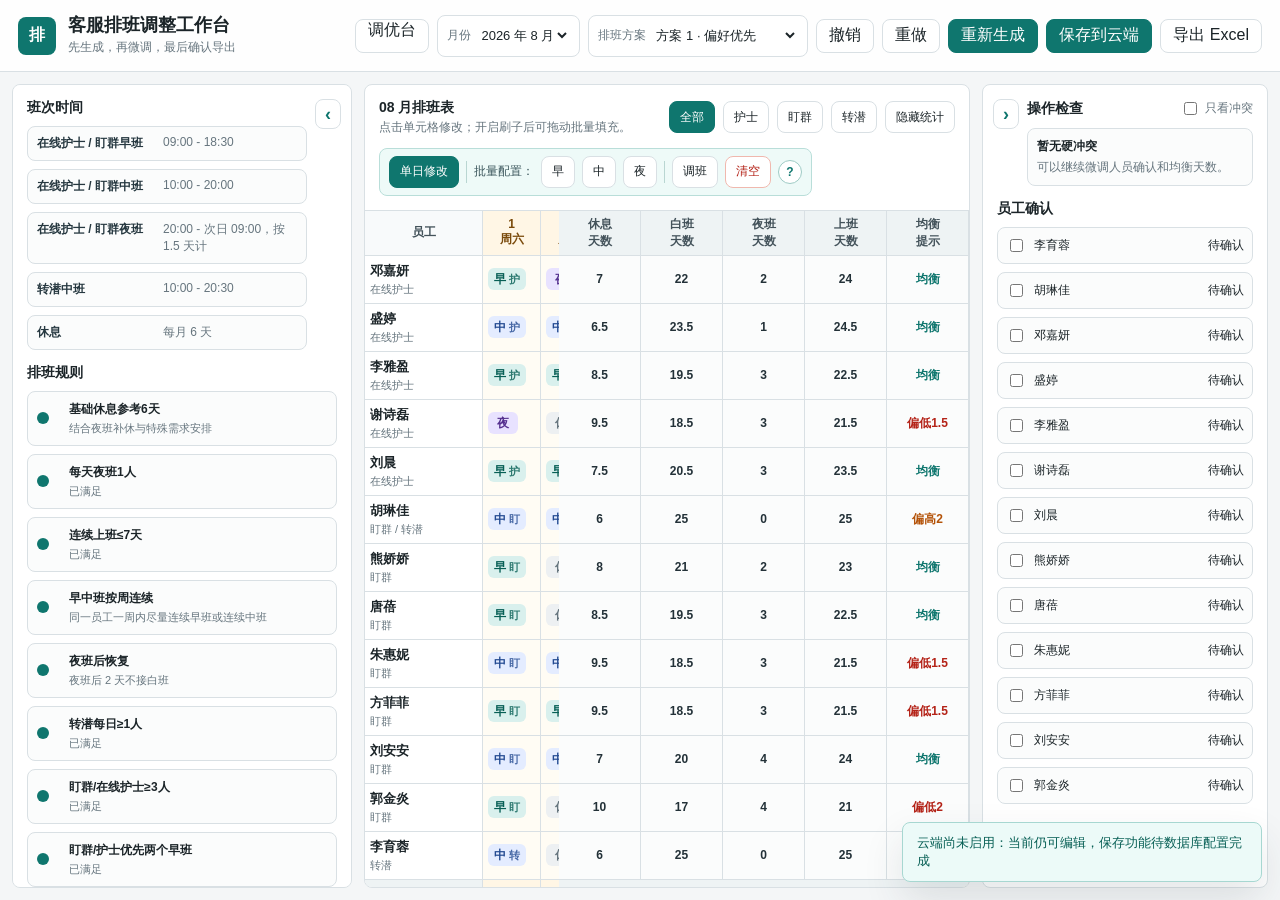
<file: index.html>
<!doctype html>
<html lang="zh-CN">
  <head>
    <meta charset="UTF-8" />
    <meta name="viewport" content="width=device-width, initial-scale=1.0" />
    <title>客服排班调整工作台</title>
    <link rel="icon" href="data:," />
    <link rel="stylesheet" href="./styles.css" />
  </head>
  <body>
    <div id="app" class="app-shell">
      <header class="topbar">
        <div class="brand">
          <a class="brand-mark" href="./customer-schedule.html" title="进入客服排班">排</a>
          <div>
            <h1>客服排班调整工作台</h1>
            <p>先生成，再微调，最后确认导出</p>
          </div>
        </div>
        <div class="toolbar">
          <a class="secondary-btn" href="./ai-tuning.html">调优台</a>
          <label class="select-field">
            <span>月份</span>
            <select id="monthSelect">
              <option value="2026-07">2026 年 7 月</option>
              <option value="2026-08" selected>2026 年 8 月</option>
            </select>
          </label>
          <label class="select-field plan-field">
            <span>排班方案</span>
            <select id="planSelect" aria-label="切换 8 月排班方案"></select>
          </label>
          <button class="secondary-btn" id="undoBtn" title="撤销上一步调整">撤销</button>
          <button class="secondary-btn" id="redoBtn" title="恢复刚撤销的调整">重做</button>
          <button class="primary-btn" id="generateBtn">重新生成</button>
          <button class="primary-btn" id="saveBtn" type="button">保存到云端</button>
          <button class="secondary-btn" id="exportBtn">导出 Excel</button>
        </div>
      </header>

      <main class="workspace">
        <aside class="left-panel panel">
          <button class="panel-collapse left-collapse" id="leftCollapseBtn" title="折叠左侧">‹</button>
          <section>
            <h2>班次时间</h2>
            <div class="shift-notes">
              <div><strong>在线护士 / 盯群早班</strong><span>09:00 - 18:30</span></div>
              <div><strong>在线护士 / 盯群中班</strong><span>10:00 - 20:00</span></div>
              <div><strong>在线护士 / 盯群夜班</strong><span>20:00 - 次日 09:00，按 1.5 天计</span></div>
              <div><strong>转潜中班</strong><span>10:00 - 20:30</span></div>
              <div><strong>休息</strong><span>每月 6 天</span></div>
            </div>
          </section>

          <section>
            <h2>排班规则</h2>
            <div id="ruleCards" class="rule-cards"></div>
          </section>

          <section class="special-adjustments">
            <div class="panel-heading">
              <h2>特殊调整需求</h2>
              <span class="source-tag">源自 7 月沟通表</span>
            </div>
            <p class="section-note">默认方案已纳入下列偏好；切换方案后仍保留硬性需求。</p>
            <div id="specialRequirements" class="special-requirements"></div>
          </section>

          <section>
            <div class="panel-heading">
              <h2>人员配置</h2>
              <button class="mini-btn" id="addEmployeeBtn">添加</button>
            </div>
            <div id="employeeList" class="employee-list"></div>
          </section>
        </aside>

        <section class="schedule-panel">
          <div class="schedule-tools">
            <div>
              <h2 id="scheduleTitle">8 月排班表</h2>
              <p id="selectionHint">点击单元格修改；开启刷子后可拖动批量填充。</p>
            </div>
            <div class="filter-bar" id="roleFilter">
              <button data-role-filter="all" class="filter active">全部</button>
              <button data-role-filter="在线护士" class="filter">护士</button>
              <button data-role-filter="盯群" class="filter">盯群</button>
              <button data-role-filter="转潜" class="filter">转潜</button>
              <button id="summaryToggleBtn" class="filter" type="button">隐藏统计</button>
            </div>
            <div class="brush-bar" id="brushBar">
              <button data-brush="none" class="brush active">单日修改</button>
              <span class="bar-divider"></span>
              <span>批量配置：</span>
              <button data-brush="early" class="brush shift-early">早</button>
              <button data-brush="middle" class="brush shift-middle">中</button>
              <button data-brush="night" class="brush shift-night">夜</button>
              <span class="bar-divider"></span>
              <button data-brush="swap" class="brush">调班</button>
              <button id="clearVisibleBtn" class="brush danger-action" type="button">清空</button>
              <button class="help-dot" type="button" title="单日修改：点击单元格打开单日编辑。批量配置：点选早/中/夜后，按住鼠标拖过表格可批量改班。调班：先点第一个格子，再点第二个格子交换。">?</button>
            </div>
          </div>

          <div class="grid-wrap">
            <table id="scheduleTable" class="schedule-table"></table>
          </div>
        </section>

        <aside class="right-panel panel">
          <button class="panel-collapse right-collapse" id="rightCollapseBtn" title="折叠右侧">›</button>
          <section>
            <div class="panel-heading">
              <h2>操作检查</h2>
              <label class="toggle">
                <input id="conflictOnly" type="checkbox" />
                <span>只看冲突</span>
              </label>
            </div>
            <div id="conflictList" class="conflict-list"></div>
          </section>

          <section>
            <h2>员工确认</h2>
            <div id="confirmList" class="confirm-list"></div>
          </section>
        </aside>
      </main>

      <div id="quickEditor" class="quick-editor" hidden></div>
      <div id="toast" class="toast" hidden></div>
    </div>
    <script src="https://static.cloudbase.net/cloudbase-js-sdk/2.28.6/cloudbase.full.js"></script>
    <script src="./app.js"></script>
  </body>
</html>
</file>
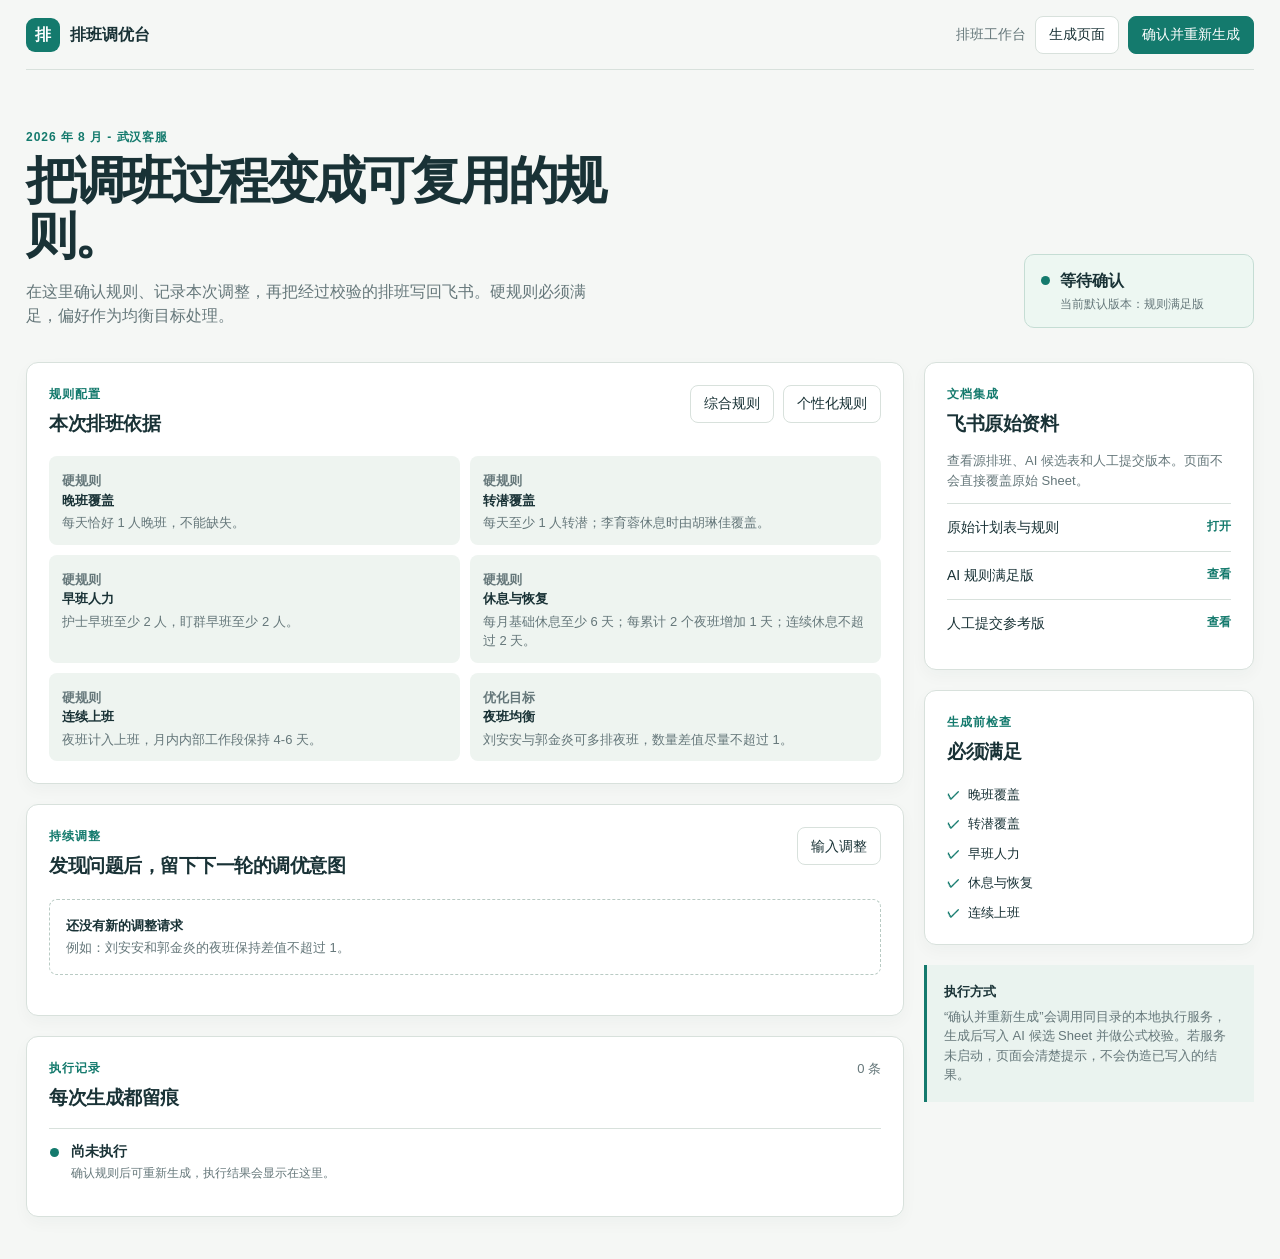
<file: ai-tuning.html>
<!doctype html>
<html lang="zh-CN">
  <head>
    <meta charset="UTF-8" />
    <meta name="viewport" content="width=device-width, initial-scale=1.0" />
    <title>排班调优台</title>
    <link rel="icon" href="data:," />
    <link rel="stylesheet" href="./ai-tuning.css" />
  </head>
  <body>
    <main class="shell">
      <header class="topbar">
        <a class="brand" href="./index.html" aria-label="返回排班工作台"><span>排</span><strong>排班调优台</strong></a>
        <div class="top-actions">
          <a class="text-link" href="./index.html">排班工作台</a>
          <button class="button secondary" id="exportPageBtn">生成页面</button>
          <button class="button primary" id="regenerateBtn">确认并重新生成</button>
        </div>
      </header>

      <section class="hero">
        <div>
          <p class="eyebrow">2026 年 8 月 - 武汉客服</p>
          <h1>把调班过程变成可复用的规则。</h1>
          <p class="intro">在这里确认规则、记录本次调整，再把经过校验的排班写回飞书。硬规则必须满足，偏好作为均衡目标处理。</p>
        </div>
        <div class="run-state" id="runState" aria-live="polite">
          <span class="state-dot"></span>
          <div><strong>等待确认</strong><small>当前默认版本：规则满足版</small></div>
        </div>
      </section>

      <section class="layout">
        <div class="main-column">
          <section class="section-card rules-summary">
            <div class="section-heading">
              <div><p class="eyebrow">规则配置</p><h2>本次排班依据</h2></div>
              <div class="rule-actions">
                <button class="button secondary" data-open-dialog="generalDialog">综合规则</button>
                <button class="button secondary" data-open-dialog="personalDialog">个性化规则</button>
              </div>
            </div>
            <div id="rulePreview" class="rule-preview"></div>
          </section>

          <section class="section-card adjust-card">
            <div class="section-heading">
              <div><p class="eyebrow">持续调整</p><h2>发现问题后，留下下一轮的调优意图</h2></div>
              <button class="button secondary" data-open-dialog="adjustDialog">输入调整</button>
            </div>
            <div id="adjustmentEmpty" class="empty-state">
              <strong>还没有新的调整请求</strong>
              <span>例如：刘安安和郭金炎的夜班保持差值不超过 1。</span>
            </div>
            <div id="adjustmentList" class="adjustment-list" hidden></div>
          </section>

          <section class="section-card execution-card">
            <div class="section-heading"><div><p class="eyebrow">执行记录</p><h2>每次生成都留痕</h2></div><span class="count" id="recordCount">0 条</span></div>
            <ol id="executionLog" class="execution-log"></ol>
          </section>
        </div>

        <aside class="side-column">
          <section class="section-card source-card">
            <p class="eyebrow">文档集成</p>
            <h2>飞书原始资料</h2>
            <p class="quiet">查看源排班、AI 候选表和人工提交版本。页面不会直接覆盖原始 Sheet。</p>
            <a class="source-link" target="_blank" rel="noreferrer" href="https://lifemorefun.feishu.cn/wiki/UK0pwp5EZiZZUDk65JWc3diHnKg?sheet=58YsLe"><span>原始计划表与规则</span><b>打开</b></a>
            <a class="source-link" target="_blank" rel="noreferrer" href="https://lifemorefun.feishu.cn/wiki/UK0pwp5EZiZZUDk65JWc3diHnKg?sheet=H1AGJA"><span>AI 规则满足版</span><b>查看</b></a>
            <a class="source-link" target="_blank" rel="noreferrer" href="https://lifemorefun.feishu.cn/wiki/Dc0DwQ9fdiIxUpkEPiWc3O2Snsc?sheet=8Uyr3S"><span>人工提交参考版</span><b>查看</b></a>
          </section>
          <section class="section-card validation-card">
            <p class="eyebrow">生成前检查</p>
            <h2>必须满足</h2>
            <ul id="validationList" class="validation-list"></ul>
          </section>
          <section class="notice">
            <strong>执行方式</strong>
            <p>“确认并重新生成”会调用同目录的本地执行服务，生成后写入 AI 候选 Sheet 并做公式校验。若服务未启动，页面会清楚提示，不会伪造已写入的结果。</p>
          </section>
        </aside>
      </section>
    </main>

    <dialog id="generalDialog"><form method="dialog" class="dialog-card"><header><div><p class="eyebrow">综合规则</p><h2>硬规则与优化目标</h2></div><button class="close" value="cancel" aria-label="关闭">×</button></header><div id="generalFields" class="dialog-body"></div><footer><button class="button secondary" value="cancel">取消</button><button class="button primary" id="saveGeneralBtn" value="default">保存规则</button></footer></form></dialog>
    <dialog id="personalDialog"><form method="dialog" class="dialog-card wide"><header><div><p class="eyebrow">个性化规则</p><h2>人员限制与偏好</h2></div><button class="close" value="cancel" aria-label="关闭">×</button></header><div class="dialog-body"><div id="personalFields" class="personal-fields"></div></div><footer><button class="button secondary" value="cancel">取消</button><button class="button primary" id="savePersonalBtn" value="default">保存规则</button></footer></form></dialog>
    <dialog id="adjustDialog"><form method="dialog" class="dialog-card"><header><div><p class="eyebrow">持续调整</p><h2>描述本轮想优化的内容</h2></div><button class="close" value="cancel" aria-label="关闭">×</button></header><div class="dialog-body"><label class="field"><span>调整内容</span><textarea id="adjustmentInput" rows="5" placeholder="例如：刘安安和郭金炎夜班尽量均衡，差值不超过 1。"></textarea></label><label class="field"><span>优先级</span><select id="adjustmentPriority"><option value="偏好">偏好优化</option><option value="硬规则">硬规则</option></select></label><p class="hint">硬规则会阻止生成；偏好仅在不破坏硬规则的前提下优化。</p></div><footer><button class="button secondary" value="cancel">取消</button><button class="button primary" id="saveAdjustmentBtn" value="default">确认调整</button></footer></form></dialog>
    <div id="toast" class="toast" role="status" aria-live="polite" hidden></div>
    <script src="./ai-tuning.js"></script>
  </body>
</html>
</file>
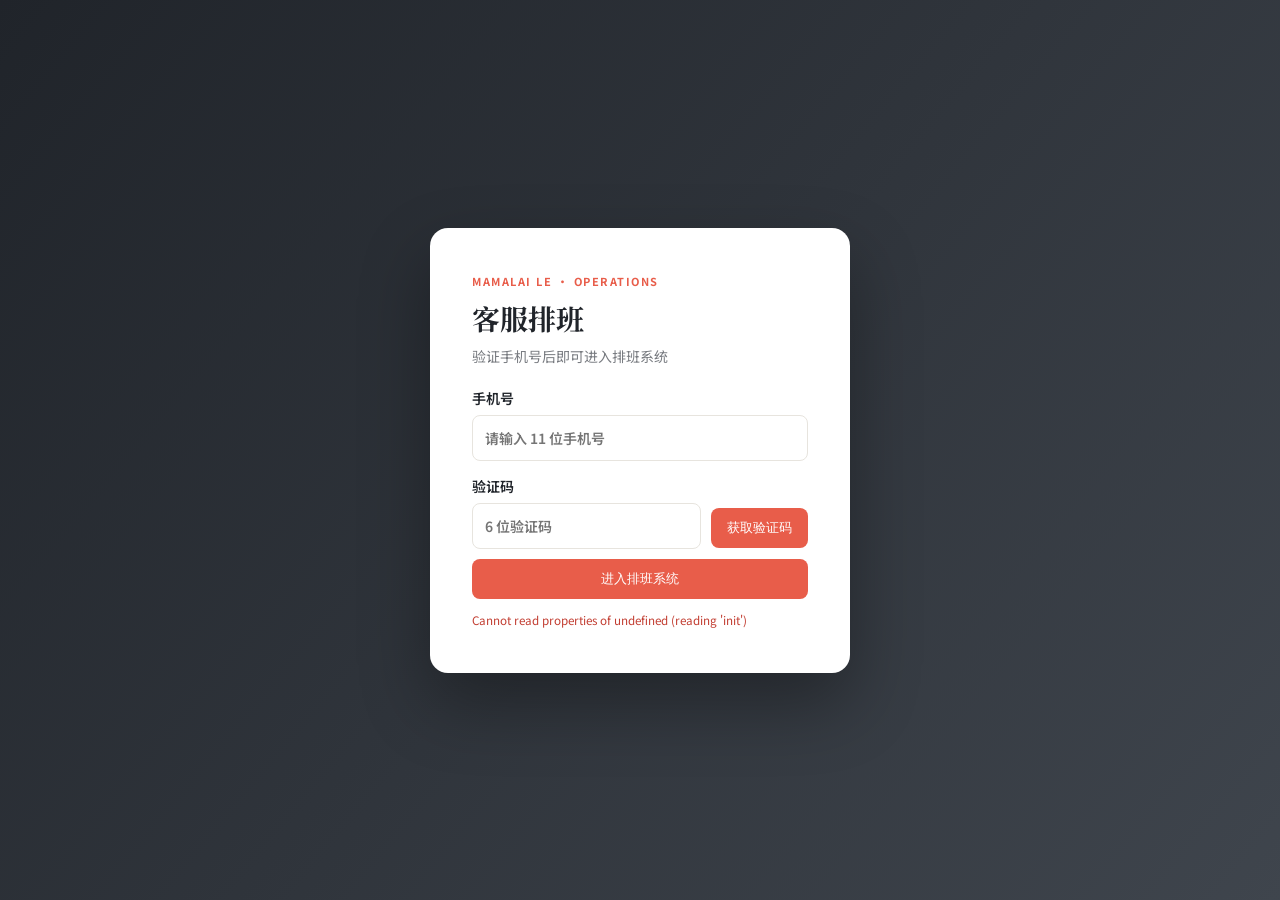
<file: customer-schedule.html>
<!doctype html><html lang="zh-CN"><head><meta charset="UTF-8"/><meta name="viewport" content="width=device-width,initial-scale=1.0"/><title>客服排班｜妈妈来了</title><link rel="icon" href="data:,"/><link rel="stylesheet" href="./customer-schedule.css"/></head><body>
<div id="login" class="login"><form id="loginForm" class="login-card"><span class="eyebrow">MAMALAI LE · OPERATIONS</span><h1>客服排班</h1><p>验证手机号后即可进入排班系统</p><label>手机号<input id="phone" inputmode="numeric" autocomplete="tel" maxlength="11" placeholder="请输入 11 位手机号" required/></label><div class="code-row"><label>验证码<input id="code" inputmode="numeric" autocomplete="one-time-code" placeholder="6 位验证码" required/></label><button id="sendCode" type="button">获取验证码</button></div><button>进入排班系统</button><small id="loginMsg"></small></form></div>
<div id="app" hidden><aside class="sidebar"><div class="side-brand"><a class="logo" href="./index.html"><b>排</b><span>排班调整<br/>工作台</span></a><button id="sidebarToggle" class="sidebar-toggle" type="button" aria-label="收起侧边栏" title="收起侧边栏">‹</button></div><a class="nav active" href="./customer-schedule.html"><span>客服排班</span></a><a class="nav" href="./index.html"><span>智能调整工作台</span></a><div class="months"><span>排班周期</span><button class="month active">2026 年 8 月<small>已导入</small></button><button class="month" disabled>2026 年 9 月<small>预留</small></button></div><div class="side-foot"><span>CloudBase PostgreSQL</span><button id="signout">退出登录</button></div></aside>
<main><header><div><span class="eyebrow">CUSTOMER SERVICE SCHEDULING</span><h1>2026 年 8 月客服排班</h1><p id="sourceHint">正在读取已归档的源排班…</p></div><div class="head-actions"><span id="saveState" class="state">只读核对中</span><button id="auditBtn" class="ghost">操作记录</button><button id="editBtn">进入编辑模式</button><button id="saveBtn" hidden>保存本次调整</button></div></header>
<section class="metrics" id="metrics"></section><section class="toolbar"><div class="legend"><i class="early"></i>早班 <i class="middle"></i>中班 <i class="night"></i>晚班 <i class="rest"></i>休息</div><div id="editor" hidden><span>集中切换为</span><button data-shift="早班">早班</button><button data-shift="中班">中班</button><button data-shift="晚班">晚班</button><button data-shift="休息">休息</button><em>点选一个班次后，点击多个格子；保存后写入操作记录。</em></div></section>
<section class="table-card"><div class="table-scroll"><table id="schedule"></table></div></section><p class="note">源表：飞书《2026武汉排班表》· 2026 年 8 月（版本 7456）。郭玉婷 8 月 1–2 日为空班，按源表原样保留。</p>
</main></div><dialog id="auditDialog"><div class="dialog-head"><div><span class="eyebrow">AUDIT TRAIL</span><h2>操作记录</h2></div><button id="closeAudit" class="ghost">关闭</button></div><div id="auditList"></div></dialog>
<script src="https://static.cloudbase.net/cloudbase-js-sdk/3.4.7/cloudbase.full.js"></script><script src="./customer-schedule.js"></script></body></html>
</file>
<file: styles.css>
:root {
  --bg: #f4f6f7;
  --panel: #ffffff;
  --line: #d9e0e4;
  --line-strong: #b7c4cb;
  --text: #1b2428;
  --muted: #66757e;
  --soft: #eef3f4;
  --accent: #0f766e;
  --accent-weak: #d9f0ed;
  --warning: #b45309;
  --warning-weak: #fff4d6;
  --danger: #b42318;
  --danger-weak: #fee4df;
  --early: #d9f0ed;
  --middle: #e4ecff;
  --night: #e8e2ff;
  --off: #edf0f2;
  --shadow: 0 18px 40px rgba(38, 56, 64, 0.12);
}

* {
  box-sizing: border-box;
}

html,
body {
  height: 100%;
}

body {
  margin: 0;
  overflow: hidden;
  background: var(--bg);
  color: var(--text);
  font-family:
    -apple-system, BlinkMacSystemFont, "Segoe UI", "PingFang SC", "Hiragino Sans GB",
    "Microsoft YaHei", sans-serif;
  letter-spacing: 0;
}

button,
select,
input {
  font: inherit;
}

button {
  border: 0;
  cursor: pointer;
}

a {
  color: var(--accent);
  text-decoration: none;
}

.app-shell {
  height: 100dvh;
  display: grid;
  grid-template-rows: 72px minmax(0, 1fr);
}

.topbar {
  display: flex;
  align-items: center;
  justify-content: space-between;
  gap: 18px;
  padding: 12px 18px;
  border-bottom: 1px solid var(--line);
  background: rgba(255, 255, 255, 0.92);
}

.brand {
  display: flex;
  align-items: center;
  gap: 12px;
  min-width: 260px;
}

.brand-mark {
  width: 38px;
  height: 38px;
  display: grid;
  place-items: center;
  border-radius: 8px;
  background: var(--accent);
  color: #fff;
  font-weight: 700;
}

h1,
h2,
p {
  margin: 0;
}

h1 {
  font-size: 18px;
  line-height: 1.2;
}

h2 {
  font-size: 14px;
  line-height: 1.2;
}

.brand p,
.schedule-tools p {
  margin-top: 3px;
  color: var(--muted);
  font-size: 12px;
}

.toolbar,
.filter-bar {
  display: flex;
  align-items: center;
  gap: 8px;
  flex-wrap: nowrap;
}

.select-field {
  height: 42px;
  display: grid;
  grid-template-columns: auto auto;
  align-items: center;
  gap: 6px;
  padding: 0 9px;
  border: 1px solid var(--line);
  border-radius: 8px;
  background: #fff;
  color: var(--muted);
  font-size: 12px;
}

.select-field select {
  border: 0;
  outline: 0;
  color: var(--text);
  background: transparent;
  font-size: 13px;
}

.plan-field {
  min-width: 188px;
}

.source-tag {
  padding: 3px 7px;
  border-radius: 999px;
  background: var(--accent-weak);
  color: var(--accent);
  font-size: 11px;
  white-space: nowrap;
}

.section-note {
  margin: 8px 0 10px;
  color: var(--muted);
  font-size: 12px;
  line-height: 1.5;
}

.special-requirements {
  display: grid;
  gap: 7px;
}

.requirement-item {
  padding: 9px 10px;
  border-left: 3px solid var(--accent);
  border-radius: 0 8px 8px 0;
  background: var(--soft);
}

.requirement-item strong,
.requirement-item span {
  display: block;
}

.requirement-item strong {
  color: var(--text);
  font-size: 12px;
}

.requirement-item span {
  margin-top: 3px;
  color: var(--muted);
  font-size: 12px;
  line-height: 1.45;
}

.primary-btn,
.secondary-btn,
.icon-btn,
.mini-btn,
.brush,
.filter,
.quick-editor button {
  min-height: 34px;
  border-radius: 8px;
  border: 1px solid var(--line);
  background: #fff;
  color: var(--text);
  padding: 0 12px;
  white-space: nowrap;
}

.primary-btn {
  background: var(--accent);
  border-color: var(--accent);
  color: #fff;
}

.icon-btn {
  width: 34px;
  padding: 0;
  font-size: 18px;
}

.mini-btn {
  min-height: 28px;
  padding: 0 9px;
  color: var(--accent);
}

button:active {
  transform: translateY(1px);
}

.workspace {
  min-height: 0;
  display: grid;
  grid-template-columns: 340px minmax(560px, 1fr) 286px;
  gap: 12px;
  padding: 12px;
}

.workspace.left-collapsed {
  grid-template-columns: 40px minmax(560px, 1fr) 286px;
}

.workspace.right-collapsed {
  grid-template-columns: 340px minmax(560px, 1fr) 40px;
}

.workspace.left-collapsed.right-collapsed {
  grid-template-columns: 40px minmax(560px, 1fr) 40px;
}

.panel,
.schedule-panel {
  min-height: 0;
  background: var(--panel);
  border: 1px solid var(--line);
  border-radius: 8px;
}

.left-panel,
.right-panel {
  overflow: auto;
  padding: 14px;
  position: relative;
}

.panel-collapse {
  position: sticky;
  top: 0;
  z-index: 10;
  width: 26px;
  height: 30px;
  display: grid;
  place-items: center;
  border: 1px solid var(--line);
  border-radius: 8px;
  background: #fff;
  color: var(--accent);
  font-size: 18px;
  font-weight: 700;
}

.left-collapse {
  float: right;
  margin: -4px -4px 8px 8px;
}

.right-collapse {
  float: left;
  margin: -4px 8px 8px -4px;
}

.workspace.left-collapsed .left-panel,
.workspace.right-collapsed .right-panel {
  padding: 8px 6px;
  overflow: hidden;
}

.workspace.left-collapsed .left-panel section,
.workspace.right-collapsed .right-panel section {
  display: none;
}

.workspace.left-collapsed .left-collapse,
.workspace.right-collapsed .right-collapse {
  float: none;
  margin: 0 auto;
}

.workspace.left-collapsed .left-collapse,
.workspace.right-collapsed .right-collapse {
  font-size: 0;
}

.workspace.left-collapsed .left-collapse::before {
  content: "›";
  font-size: 18px;
}

.workspace.right-collapsed .right-collapse::before {
  content: "‹";
  font-size: 18px;
}

.left-panel section + section,
.right-panel section + section {
  margin-top: 14px;
}

.panel-heading,
.schedule-tools {
  display: flex;
  align-items: center;
  justify-content: space-between;
  gap: 12px;
}

.employee-list {
  margin-top: 10px;
  display: grid;
  gap: 10px;
}

.employee-card {
  display: grid;
  grid-template-columns: 1fr auto;
  gap: 10px;
  padding: 10px;
  border: 1px solid var(--line);
  border-radius: 8px;
  background: #fff;
}

.employee-title {
  display: flex;
  align-items: center;
  justify-content: space-between;
  gap: 8px;
}

.employee-title strong {
  font-size: 13px;
}

.employee-title span {
  color: var(--muted);
  font-size: 11px;
}

.employee-config-grid {
  margin-top: 9px;
  display: grid;
  grid-template-columns: 1fr 1fr;
  gap: 8px;
}

.employee-config-grid label {
  display: grid;
  gap: 4px;
  color: var(--muted);
  font-size: 11px;
}

.employee-config-grid label:first-child {
  grid-column: 1 / -1;
}

.employee-config-grid select {
  width: 100%;
  min-height: 32px;
  border: 1px solid var(--line);
  border-radius: 7px;
  background: #fff;
  color: #263840;
  font-size: 12px;
  padding: 0 8px;
}

.employee-actions {
  display: grid;
  gap: 5px;
  align-content: start;
}

.employee-actions button {
  min-height: 28px;
  border: 1px solid var(--line);
  border-radius: 8px;
  background: #fff;
  color: #43525a;
  padding: 0 8px;
  font-size: 12px;
}

.role-select {
  margin: 0;
}

.tag-row {
  display: flex;
  flex-wrap: wrap;
  gap: 4px;
  margin-top: 6px;
}

.tag,
.status-pill {
  display: inline-flex;
  align-items: center;
  min-height: 20px;
  padding: 0 6px;
  border-radius: 6px;
  background: var(--soft);
  color: #3d4b52;
  font-size: 11px;
}

.tag.convert {
  background: #e5f7df;
}

.tag.watch {
  background: #fff0d3;
}

.tag.nurse {
  background: #e6efff;
}

.shift-notes {
  margin-top: 10px;
  display: grid;
  gap: 8px;
}

.shift-notes div {
  display: grid;
  grid-template-columns: 118px 1fr;
  gap: 8px;
  padding: 8px 9px;
  border: 1px solid var(--line);
  border-radius: 8px;
  background: #fbfcfc;
  font-size: 12px;
}

.shift-notes strong {
  color: #263840;
}

.shift-notes span {
  color: var(--muted);
}

.rule-cards {
  margin-top: 10px;
  display: grid;
  gap: 8px;
}

.rule-card {
  display: grid;
  grid-template-columns: 24px 1fr;
  align-items: center;
  gap: 8px;
  padding: 9px;
  border: 1px solid var(--line);
  border-radius: 8px;
  background: #fbfcfc;
}

.rule-card .dot {
  width: 12px;
  height: 12px;
  border-radius: 50%;
  background: var(--accent);
}

.rule-card.warn .dot {
  background: var(--warning);
}

.rule-card.bad .dot {
  background: var(--danger);
}

.rule-card strong {
  display: block;
  font-size: 12px;
}

.rule-card span {
  color: var(--muted);
  font-size: 11px;
}

.schedule-panel {
  overflow: hidden;
  display: grid;
  grid-template-rows: auto minmax(0, 1fr);
}

.schedule-tools {
  padding: 14px;
  border-bottom: 1px solid var(--line);
  flex-wrap: wrap;
}

.brush-bar {
  display: flex;
  align-items: center;
  gap: 7px;
  flex-wrap: nowrap;
  padding: 7px 9px;
  border: 1px solid #b9ded9;
  border-radius: 8px;
  background: #eefaf8;
  color: #3b565c;
  font-size: 12px;
}

.bar-divider {
  width: 1px;
  height: 22px;
  background: #b9d6d2;
}

.help-dot {
  width: 24px;
  height: 24px;
  display: grid;
  place-items: center;
  border: 1px solid #9ecbc5;
  border-radius: 50%;
  background: #fff;
  color: var(--accent);
  font-size: 12px;
  font-weight: 700;
  padding: 0;
}

.brush {
  min-height: 32px;
  padding: 0 10px;
  font-size: 12px;
}

.filter-bar {
  margin-left: auto;
}

.filter {
  min-height: 32px;
  padding: 0 10px;
  font-size: 12px;
}

.brush.active,
.filter.active {
  border-color: var(--accent);
  background: var(--accent);
  color: #fff;
}

.danger-action {
  border-color: #f0b8ae;
  color: var(--danger);
}

.danger-action:hover {
  background: var(--danger-weak);
}

.grid-wrap {
  min-height: 0;
  overflow: auto;
  position: relative;
}

.schedule-table {
  border-collapse: separate;
  border-spacing: 0;
  min-width: 1880px;
  width: max-content;
  font-size: 12px;
}

.schedule-table th,
.schedule-table td {
  min-width: 58px;
  height: 48px;
  padding: 5px;
  border-right: 1px solid var(--line);
  border-bottom: 1px solid var(--line);
  background: #fff;
  vertical-align: middle;
  position: relative;
}

.schedule-table th {
  position: sticky;
  top: 0;
  z-index: 5;
  height: 44px;
  background: #f8fafb;
  color: #43525a;
  font-weight: 600;
}

.schedule-table th.weekend {
  background: #fff6e5;
  color: #7a4a0b;
}

.schedule-table .name-col,
.schedule-table .name-cell {
  position: sticky;
  left: 0;
  z-index: 6;
  min-width: 118px;
  width: 118px;
  background: #fff;
  border-left: 0;
}

.schedule-table th.name-col {
  z-index: 8;
  background: #f8fafb;
}

.schedule-table .summary-col,
.schedule-table .summary-cell {
  position: sticky;
  z-index: 4;
  min-width: 82px;
  background: #fbfcfc;
}

.schedule-table tbody tr:hover td,
.schedule-table tbody tr:hover .name-cell {
  background: #f0faf8;
}

.schedule-table tbody tr:hover td.weekend {
  background: #fff1cf;
}

.schedule-table td.weekend {
  background: #fffcf4;
}

.schedule-table th.summary-col {
  z-index: 7;
  background: #eef3f4;
}

.summary-col.rest,
.summary-cell.rest {
  right: 328px;
}

.summary-col.day,
.summary-cell.day {
  right: 246px;
}

.summary-col.night,
.summary-cell.night {
  right: 164px;
}

.summary-col.total,
.summary-cell.total {
  right: 82px;
}

.summary-col.balance,
.summary-cell.balance {
  right: 0;
  min-width: 82px;
}

.name-cell strong {
  display: block;
  font-size: 13px;
}

.name-cell .small {
  display: block;
  margin-top: 2px;
  color: var(--muted);
  font-size: 11px;
}

.locked-row td:not(.name-cell) {
  background-image: linear-gradient(135deg, rgba(15, 118, 110, 0.04), rgba(15, 118, 110, 0.04));
}

.cell {
  user-select: none;
  outline: 0;
}

.cell.selected {
  box-shadow: inset 0 0 0 2px var(--accent);
  z-index: 3;
}

.cell.locked {
  cursor: not-allowed;
}

.shift-chip {
  display: inline-flex;
  align-items: center;
  justify-content: center;
  min-width: 30px;
  height: 22px;
  gap: 3px;
  padding: 0 6px;
  border-radius: 6px;
  font-weight: 700;
}

.shift-chip em {
  font-style: normal;
  font-size: 11px;
  font-weight: 600;
  opacity: 0.82;
}

.shift-early .shift-chip,
.shift-chip.early {
  background: var(--early);
  color: #075f55;
}

.shift-middle .shift-chip,
.shift-chip.middle {
  background: var(--middle);
  color: #244b92;
}

.shift-night .shift-chip,
.shift-chip.night {
  background: var(--night);
  color: #55308f;
}

.shift-off .shift-chip,
.shift-chip.off {
  background: var(--off);
  color: #66757e;
}

.warning-mark {
  position: absolute;
  right: 4px;
  top: 4px;
  color: var(--warning);
  font-size: 11px;
}

.summary-cell {
  color: #233138;
  font-weight: 700;
  text-align: center;
}

.schedule-table tfoot th,
.schedule-table tfoot td {
  height: 30px;
  background: #f8fafb;
  color: #52636b;
  font-size: 11px;
  font-weight: 700;
}

.schedule-table tfoot .footer-label {
  position: sticky;
  left: 0;
  z-index: 5;
  text-align: left;
  background: #eef3f4;
}

.schedule-table tfoot .footer-cell {
  text-align: center;
}

.schedule-table tfoot .footer-cell.weekend {
  background: #fff6e5;
}

.schedule-table tfoot .footer-fill {
  position: sticky;
  right: 0;
  z-index: 4;
  background: #eef3f4;
}

.balance-ok {
  color: var(--accent);
}

.balance-warn {
  color: var(--warning);
}

.balance-bad {
  color: var(--danger);
}

.toggle {
  display: inline-flex;
  align-items: center;
  gap: 5px;
  color: var(--muted);
  font-size: 12px;
}

.conflict-list,
.confirm-list {
  margin-top: 10px;
  display: grid;
  gap: 8px;
}

.conflict-item {
  padding: 9px;
  border: 1px solid var(--line);
  border-radius: 8px;
  background: #fbfcfc;
}

.conflict-item.bad {
  border-color: #f2b8ae;
  background: var(--danger-weak);
}

.conflict-item.warn {
  border-color: #f6cf89;
  background: var(--warning-weak);
}

.conflict-item strong {
  display: block;
  margin-bottom: 4px;
  font-size: 12px;
}

.conflict-item p {
  color: var(--muted);
  font-size: 12px;
  line-height: 1.45;
}

.conflict-item button {
  margin-top: 8px;
  min-height: 28px;
  border: 1px solid var(--line);
  border-radius: 8px;
  background: #fff;
  padding: 0 8px;
  font-size: 12px;
}

.confirm-row {
  display: grid;
  grid-template-columns: auto 1fr auto;
  align-items: center;
  gap: 8px;
  padding: 8px;
  border: 1px solid var(--line);
  border-radius: 8px;
  background: #fbfcfc;
  font-size: 12px;
}

.confirm-row input {
  accent-color: var(--accent);
}

.quick-editor {
  position: fixed;
  z-index: 30;
  width: 286px;
  display: grid;
  gap: 8px;
  padding: 10px;
  border: 1px solid var(--line-strong);
  border-radius: 8px;
  background: #fff;
  box-shadow: var(--shadow);
}

.toast {
  position: fixed;
  right: 18px;
  bottom: 18px;
  z-index: 40;
  max-width: 360px;
  padding: 11px 14px;
  border: 1px solid #a7d7d1;
  border-radius: 8px;
  background: #ecfaf8;
  color: #075f55;
  box-shadow: var(--shadow);
  font-size: 13px;
}

.toast[hidden] {
  display: none;
}

.quick-editor[hidden] {
  display: none;
}

.quick-editor button {
  min-height: 36px;
  padding: 0 8px;
  font-size: 12px;
}

.quick-editor-section + .quick-editor-section {
  padding-top: 8px;
  border-top: 1px solid var(--line);
}

.quick-editor-section strong {
  display: block;
  margin-bottom: 6px;
  color: #31444c;
  font-size: 12px;
}

.quick-editor-section div {
  display: grid;
  grid-template-columns: repeat(4, 1fr);
  gap: 6px;
}

@media (max-width: 1180px) {
  body {
    overflow: auto;
  }

  .app-shell {
    min-height: 100dvh;
    height: auto;
  }

  .topbar {
    align-items: flex-start;
    flex-direction: column;
  }

  .toolbar {
    flex-wrap: wrap;
  }

  .workspace {
    grid-template-columns: 1fr;
  }

  .left-panel,
  .right-panel,
  .schedule-panel {
    min-height: 420px;
  }
}
</file>
<file: ai-tuning.css>
:root { --ink:#193236; --muted:#65777a; --paper:#f5f7f5; --surface:#fff; --line:#d8e1dc; --soft:#eef4f0; --accent:#147a6d; --accent-dark:#0c5c52; --purple:#6d45a8; --shadow:0 18px 44px rgba(25,50,54,.10); }
*{box-sizing:border-box} body{margin:0;background:var(--paper);color:var(--ink);font-family:-apple-system,BlinkMacSystemFont,"PingFang SC","Microsoft YaHei",sans-serif;line-height:1.5}.shell{max-width:1360px;margin:0 auto;padding:0 26px 42px}.topbar{height:70px;display:flex;align-items:center;justify-content:space-between;border-bottom:1px solid var(--line)}.brand{display:flex;align-items:center;gap:10px;color:var(--ink);text-decoration:none;font-size:16px}.brand span{display:grid;place-items:center;width:34px;height:34px;border-radius:9px;background:var(--accent);color:#fff;font-weight:800}.top-actions,.rule-actions{display:flex;align-items:center;gap:9px}.text-link{color:var(--muted);font-size:14px;text-decoration:none}.button{min-height:38px;border:1px solid var(--line);border-radius:8px;padding:0 13px;background:#fff;color:var(--ink);font:inherit;font-size:14px;cursor:pointer;white-space:nowrap}.button:active{transform:translateY(1px)}.button.primary{border-color:var(--accent);background:var(--accent);color:#fff}.button.primary:hover{background:var(--accent-dark)}.button.secondary:hover{border-color:#9db5ac;background:var(--soft)}.hero{display:flex;align-items:flex-end;justify-content:space-between;gap:30px;padding:58px 0 34px}.eyebrow{margin:0 0 7px;color:var(--accent);font-size:12px;font-weight:700;letter-spacing:.08em}.hero h1{max-width:650px;margin:0;font-size:clamp(32px,4vw,52px);letter-spacing:-.055em;line-height:1.08}.intro{max-width:580px;margin:16px 0 0;color:var(--muted);font-size:16px}.run-state{min-width:230px;display:flex;gap:10px;align-items:flex-start;padding:14px 16px;border:1px solid #c5ddd4;border-radius:10px;background:#edf7f2}.run-state strong,.run-state small{display:block}.run-state small{margin-top:2px;color:var(--muted);font-size:12px}.state-dot{width:9px;height:9px;margin-top:7px;border-radius:50%;background:var(--accent)}.layout{display:grid;grid-template-columns:minmax(0,1fr) 330px;gap:20px}.main-column{display:grid;gap:20px}.side-column{display:grid;align-content:start;gap:20px}.section-card{padding:22px;border:1px solid var(--line);border-radius:12px;background:var(--surface);box-shadow:0 6px 16px rgba(25,50,54,.035)}.section-heading{display:flex;align-items:flex-start;justify-content:space-between;gap:20px}.section-heading h2,.source-card h2,.validation-card h2{margin:0;font-size:19px;letter-spacing:-.025em}.rule-preview{display:grid;grid-template-columns:repeat(2,minmax(0,1fr));gap:10px;margin-top:18px}.rule-item{padding:12px 13px;border-radius:8px;background:var(--soft)}.rule-item strong,.rule-item span{display:block}.rule-item strong{font-size:13px}.rule-item span{margin-top:3px;color:var(--muted);font-size:13px}.rule-tag{color:var(--accent);font-size:11px;font-weight:700}.empty-state{display:grid;gap:3px;margin-top:18px;padding:16px;border:1px dashed #b9cbc4;border-radius:8px;color:var(--muted);font-size:13px}.empty-state strong{color:var(--ink)}.adjustment-list{display:grid;gap:8px;margin-top:18px}.adjustment{display:flex;align-items:flex-start;justify-content:space-between;gap:12px;padding:12px 0;border-top:1px solid var(--line)}.adjustment:first-child{border-top:0}.adjustment p{margin:0;font-size:14px}.tag{flex:none;padding:2px 7px;border-radius:999px;background:#e9e0f8;color:var(--purple);font-size:11px;font-weight:700}.count{color:var(--muted);font-size:13px}.execution-log{display:grid;gap:0;margin:16px 0 0;padding:0;list-style:none}.execution-log li{position:relative;padding:12px 0 12px 22px;border-top:1px solid var(--line);font-size:14px}.execution-log li:before{content:"";position:absolute;left:1px;top:19px;width:9px;height:9px;border-radius:50%;background:var(--accent)}.execution-log small{display:block;margin-top:2px;color:var(--muted);font-size:12px}.quiet{color:var(--muted);font-size:13px}.source-link{display:flex;justify-content:space-between;gap:10px;padding:13px 0;border-top:1px solid var(--line);color:var(--ink);font-size:14px;text-decoration:none}.source-link b{color:var(--accent);font-size:12px}.validation-list{display:grid;gap:10px;padding:0;margin:18px 0 0;list-style:none}.validation-list li{position:relative;padding-left:21px;font-size:13px}.validation-list li:before{content:"✓";position:absolute;left:0;color:var(--accent);font-weight:800}.notice{padding:17px;border-left:3px solid var(--accent);background:#eaf3ef;color:var(--muted);font-size:13px}.notice strong{color:var(--ink)}.notice p{margin:5px 0 0}dialog{width:min(680px,calc(100% - 32px));padding:0;border:0;border-radius:12px;box-shadow:var(--shadow)}dialog::backdrop{background:rgba(17,37,39,.38)}.dialog-card header,.dialog-card footer{display:flex;align-items:center;justify-content:space-between;gap:14px;padding:18px 20px}.dialog-card header{border-bottom:1px solid var(--line)}.dialog-card footer{border-top:1px solid var(--line);justify-content:flex-end}.dialog-card h2{margin:0;font-size:19px}.dialog-card .eyebrow{margin-bottom:3px}.close{width:32px;height:32px;border:0;border-radius:7px;background:var(--soft);font-size:24px;line-height:1;cursor:pointer}.dialog-body{padding:20px}.general-fields,.personal-fields{display:grid;gap:12px}.rule-field{display:grid;grid-template-columns:1fr auto;gap:12px;align-items:start;padding:13px;border:1px solid var(--line);border-radius:8px}.rule-field strong,.rule-field span{display:block}.rule-field strong{font-size:14px}.rule-field span{color:var(--muted);font-size:13px}.rule-field select{border:1px solid var(--line);border-radius:6px;padding:6px;background:#fff}.personal-fields{grid-template-columns:repeat(2,minmax(0,1fr))}.personal-row{padding:13px;border:1px solid var(--line);border-radius:8px}.personal-row header{display:flex;padding:0;border:0;align-items:baseline}.personal-row header strong{font-size:14px}.personal-row header span{color:var(--muted);font-size:12px}.personal-row label{display:block;margin-top:10px;color:var(--muted);font-size:12px}.personal-row input{width:100%;margin-top:4px;border:1px solid var(--line);border-radius:6px;padding:7px;color:var(--ink)}.field{display:grid;gap:7px;color:var(--ink);font-size:14px;font-weight:700}.field+.field{margin-top:14px}.field textarea,.field select{width:100%;border:1px solid var(--line);border-radius:8px;padding:10px;font:inherit;font-weight:400;resize:vertical}.hint{margin:10px 0 0;color:var(--muted);font-size:12px}.toast{position:fixed;right:22px;bottom:22px;max-width:360px;padding:12px 14px;border-radius:8px;background:#193236;color:#fff;font-size:14px;box-shadow:var(--shadow)}
@media (max-width:850px){.shell{padding:0 16px 28px}.topbar{height:auto;min-height:66px;align-items:flex-start;padding:14px 0}.top-actions{justify-content:flex-end;flex-wrap:wrap}.text-link{display:none}.hero{display:grid;padding:38px 0 26px}.layout{grid-template-columns:1fr}.side-column{grid-row:1}.rule-preview,.personal-fields{grid-template-columns:1fr}.section-heading{align-items:flex-start;flex-direction:column}.rule-actions{flex-wrap:wrap}.run-state{min-width:0}.hero h1{font-size:37px}}
</file>
<file: customer-schedule.css>
@import url('https://fonts.googleapis.com/css2?family=Noto+Sans+SC:wght@400;500;600;700&family=Noto+Serif+SC:wght@700&display=swap');
.login[hidden]{display:none!important}
:root{--ink:#20242a;--muted:#787b80;--paper:#fff;--bg:#f8f7f4;--line:#e7e4de;--coral:#e85d4a;--early:#ddf1ea;--middle:#fde9c9;--night:#dce8f7;--rest:#eef0f2}*{box-sizing:border-box}body{margin:0;background:var(--bg);color:var(--ink);font:14px 'Noto Sans SC',sans-serif}.login{min-height:100vh;display:grid;place-items:center;background:linear-gradient(130deg,#20242a,#3f454d)}.login-card{width:min(420px,90vw);padding:42px;background:#fff;border-radius:18px;box-shadow:0 30px 70px #0005}.eyebrow{font-size:11px;letter-spacing:1.5px;color:var(--coral);font-weight:700}.login h1,header h1{font-family:'Noto Serif SC',serif;margin:8px 0}.login p,header p{color:var(--muted);margin:0 0 22px}.login label{display:grid;gap:7px;margin:15px 0;font-weight:600}.login input{padding:12px;border:1px solid var(--line);border-radius:8px;font:inherit}.login button,#editBtn,#saveBtn{border:0;background:var(--coral);color:#fff;border-radius:8px;padding:11px 16px;font:600 14px inherit;cursor:pointer;width:100%;margin-top:10px}.login small{display:block;margin-top:12px;color:#c23d31;min-height:20px}.sidebar{position:fixed;inset:0 auto 0 0;width:224px;padding:20px 14px;background:#20242a;color:#eff0ef;display:flex;flex-direction:column}.logo{color:#fff;text-decoration:none;display:flex;align-items:center;gap:10px;line-height:1.3;font-weight:600;margin:4px 7px 35px}.logo b{background:var(--coral);padding:9px 12px;border-radius:8px;font-size:19px}.nav,.month{border:0;background:transparent;color:#c5c9cc;text-align:left;border-radius:8px;padding:12px;text-decoration:none;cursor:pointer;font:inherit;margin:2px 0}.nav.active,.nav:hover,.month.active{background:#ffffff16;color:white}.months{margin:28px 7px}.months>span{font-size:11px;letter-spacing:1px;color:#91979c}.month{display:block;width:100%;margin-top:6px}.month small{float:right;color:#92999e}.side-foot{margin-top:auto;color:#91979c;font-size:11px;padding:7px}.side-foot button{border:0;background:none;color:#fff;padding:8px 0;cursor:pointer}main{margin-left:224px;padding:34px 38px;min-width:980px}header{display:flex;justify-content:space-between;align-items:start;margin-bottom:25px}header h1{font-size:29px}.head-actions{display:flex;gap:10px;align-items:center}.state{background:#eceae5;color:#555;padding:8px 11px;border-radius:99px;font-size:12px}.state.edit{background:#ffe2dc;color:#ad382c}.ghost{border:1px solid var(--line);background:white;border-radius:8px;padding:9px 13px;cursor:pointer;font:inherit}#editBtn,#saveBtn{width:auto;margin:0}.metrics{display:grid;grid-template-columns:repeat(4,1fr);gap:12px;margin-bottom:17px}.metric{background:white;border:1px solid var(--line);padding:15px 17px;border-radius:12px}.metric b{font-size:24px;display:block;margin:4px 0}.metric span{color:var(--muted);font-size:12px}.toolbar{display:flex;justify-content:space-between;align-items:center;margin:13px 0}.legend{display:flex;gap:8px;align-items:center;color:#666}.legend i{width:15px;height:15px;border-radius:4px;margin-left:10px}.early{background:var(--early)}.middle{background:var(--middle)}.night{background:var(--night)}.rest{background:var(--rest)}#editor{background:#fff1ee;border:1px solid #ffd7d0;border-radius:9px;padding:8px 10px;display:flex;gap:7px;align-items:center}#editor button{border:1px solid #ddd;background:white;border-radius:5px;padding:5px 7px;cursor:pointer}#editor button.selected{border-color:var(--coral);color:var(--coral);font-weight:bold}#editor em{font-size:11px;color:#92625c;font-style:normal}.table-card{background:#fff;border:1px solid var(--line);border-radius:13px;overflow:hidden}.table-scroll{overflow:auto;max-height:calc(100vh - 285px)}table{border-collapse:separate;border-spacing:0;min-width:1610px;width:100%;font-size:12px}th,td{border-right:1px solid #eee;border-bottom:1px solid #eee;text-align:center;padding:9px 5px;white-space:nowrap}thead th{background:#faf9f6;position:sticky;top:0;z-index:3;font-weight:600}th:first-child,td:first-child{position:sticky;left:0;z-index:2;background:#fff;text-align:left;padding-left:16px;min-width:112px}thead th:first-child{z-index:4;background:#faf9f6}.role-row td{background:#f5f3ef!important;color:#74706b;font-weight:bold;text-align:left;padding-left:16px}.shift{cursor:pointer}.shift[data-shift="早班"]{background:var(--early)}.shift[data-shift="中班"]{background:var(--middle)}.shift[data-shift="晚班"]{background:var(--night)}.shift[data-shift="休息"],.shift[data-shift=""]{background:var(--rest);color:#71767b}.shift.changed{outline:2px solid var(--coral);outline-offset:-2px}.note{color:#85817b;font-size:12px}dialog{border:0;border-radius:14px;padding:24px;width:min(720px,90vw);box-shadow:0 30px 90px #0005}.dialog-head{display:flex;justify-content:space-between;align-items:start;border-bottom:1px solid var(--line);padding-bottom:12px}.dialog-head h2{margin:3px 0}.audit{padding:15px 0;border-bottom:1px solid var(--line)}.audit b{display:block}.audit small{color:var(--muted);display:block;margin-top:3px}.audit code{display:block;background:#f6f5f2;padding:7px;margin-top:7px;white-space:pre-wrap;color:#555}@media(max-width:1050px){.sidebar{width:72px}.logo span,.nav:not(.active),.months,.side-foot{display:none}.logo{margin:4px 0 30px}.nav{font-size:0;text-align:center}.nav.active:after{content:'客服';font-size:12px}main{margin-left:72px;padding:25px 20px}}
 .code-row{display:grid;grid-template-columns:1fr auto;gap:10px;align-items:end}.code-row label{margin:0}.code-row button{width:auto;margin:0 0 1px;white-space:nowrap}
.side-brand{display:flex;align-items:start;justify-content:space-between;margin:4px 7px 35px}.side-brand .logo{margin:0}.sidebar-toggle{border:1px solid #ffffff2b;background:transparent;color:#fff;border-radius:6px;width:26px;height:26px;line-height:18px;font-size:22px;cursor:pointer}.sidebar,.sidebar main{transition:width .18s ease}.sidebar-collapsed .sidebar{width:72px;padding-inline:10px}.sidebar-collapsed main{margin-left:72px}.sidebar-collapsed .side-brand{margin-inline:0}.sidebar-collapsed .logo span,.sidebar-collapsed .months,.sidebar-collapsed .side-foot>span{display:none}.sidebar-collapsed .nav{padding-inline:0;text-align:center}.sidebar-collapsed .nav span{font-size:0}.sidebar-collapsed .nav.active span:after{content:'客服';font-size:12px}.sidebar-collapsed .nav:not(.active) span:after{content:'调整';font-size:12px}.sidebar-collapsed .side-foot{padding-inline:0;text-align:center}.sidebar-collapsed .side-foot button{font-size:0}.sidebar-collapsed .side-foot button:after{content:'退出';font-size:12px}.metrics{grid-template-columns:minmax(170px,250px)}
</file>
